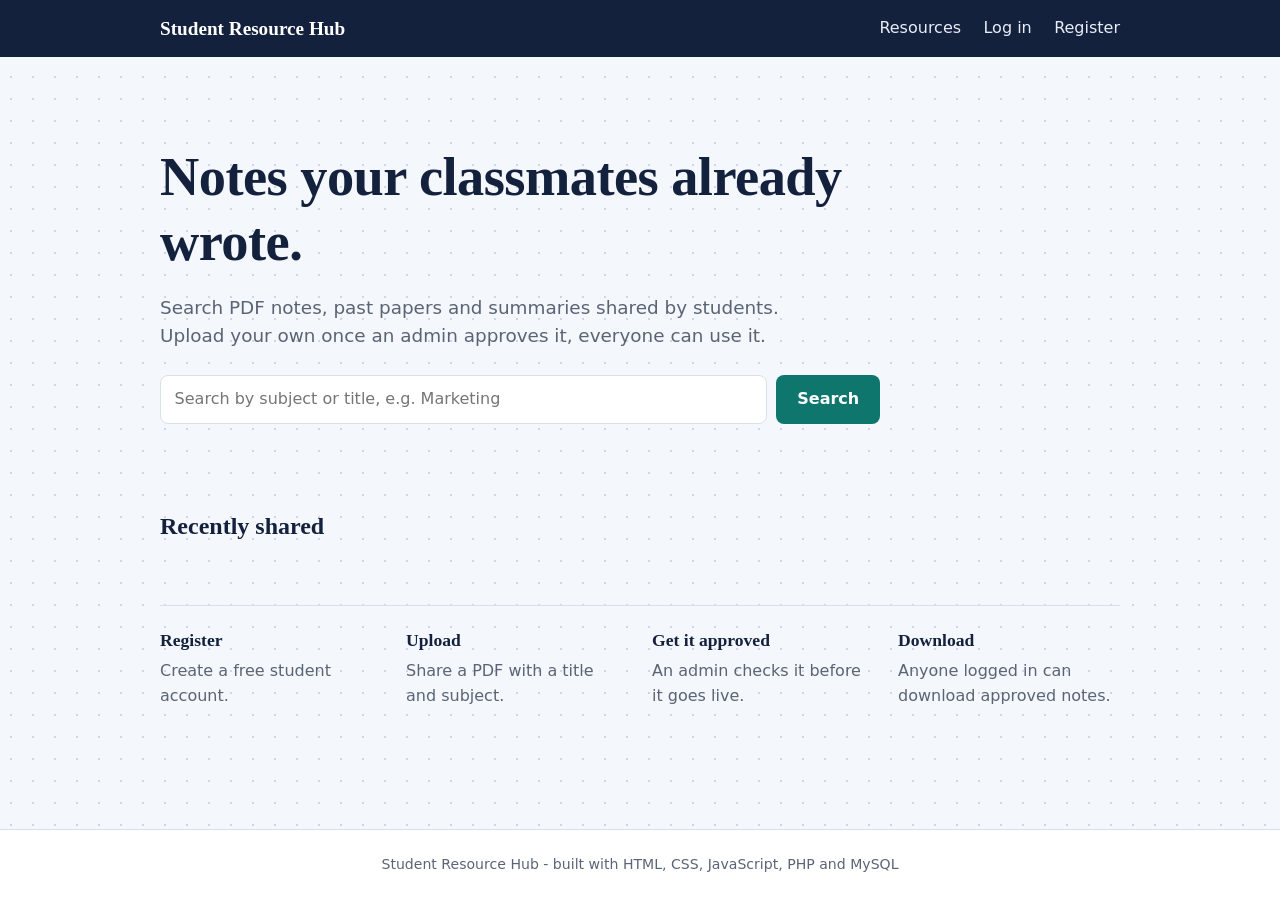
<file: index.html>
<!DOCTYPE html>
<html lang="en">
<head>
  <meta charset="UTF-8">
  <meta name="viewport" content="width=device-width, initial-scale=1">
  <title>Home | Student Resource Hub</title>
  <link rel="stylesheet" href="css/style.css">
</head>
<body data-page="home">
  <header class="site-header"><nav id="nav" class="nav"></nav></header>
  <main class="wrap">
    <section class="hero">
      <h1>Notes your classmates already wrote.</h1>
      <p class="lead">Search PDF notes, past papers and summaries shared by students. Upload your own once an admin approves it, everyone can use it.</p>
      <form id="heroSearch" class="search-row">
        <input type="search" name="q" placeholder="Search by subject or title, e.g. Marketing" aria-label="Search resources">
        <button type="submit" class="btn">Search</button>
      </form>
      <div id="stats" class="stats"></div>
    </section>

    <section>
      <h2>Recently shared</h2>
      <div id="recent" class="grid"></div>
    </section>

    <section class="steps">
      <div><h3>Register</h3><p>Create a free student account.</p></div>
      <div><h3>Upload</h3><p>Share a PDF with a title and subject.</p></div>
      <div><h3>Get it approved</h3><p>An admin checks it before it goes live.</p></div>
      <div><h3>Download</h3><p>Anyone logged in can download approved notes.</p></div>
    </section>
  </main>
  <script src="js/script.js"></script>
</body>
</html>
</file>
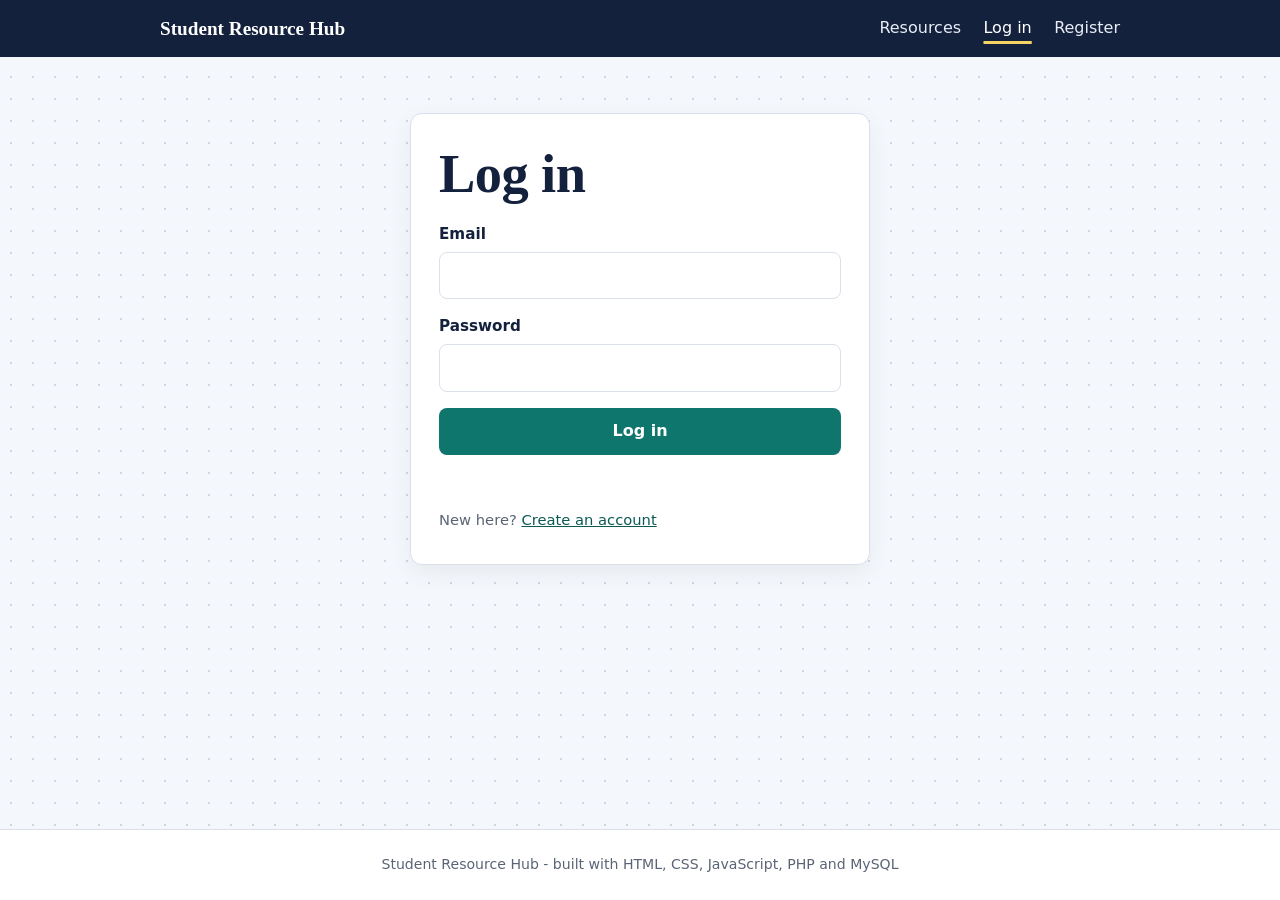
<file: dashboard.html>
<!DOCTYPE html>
<html lang="en">
<head>
  <meta charset="UTF-8">
  <meta name="viewport" content="width=device-width, initial-scale=1">
  <title>Dashboard | Student Resource Hub</title>
  <link rel="stylesheet" href="css/style.css">
</head>
<body data-page="dashboard">
  <header class="site-header"><nav id="nav" class="nav"></nav></header>
  <main class="wrap">
    <h1 id="welcome">Dashboard</h1>

    <section id="adminBox" hidden>
      <h2>Pending approval</h2>
      <p id="msg" class="msg" role="status"></p>
      <div id="pendingList" class="grid"></div>
    </section>

    <h2>My uploads</h2>
    <div id="list" class="grid"></div>
  </main>
  <script src="js/script.js"></script>
</body>
</html>
</file>
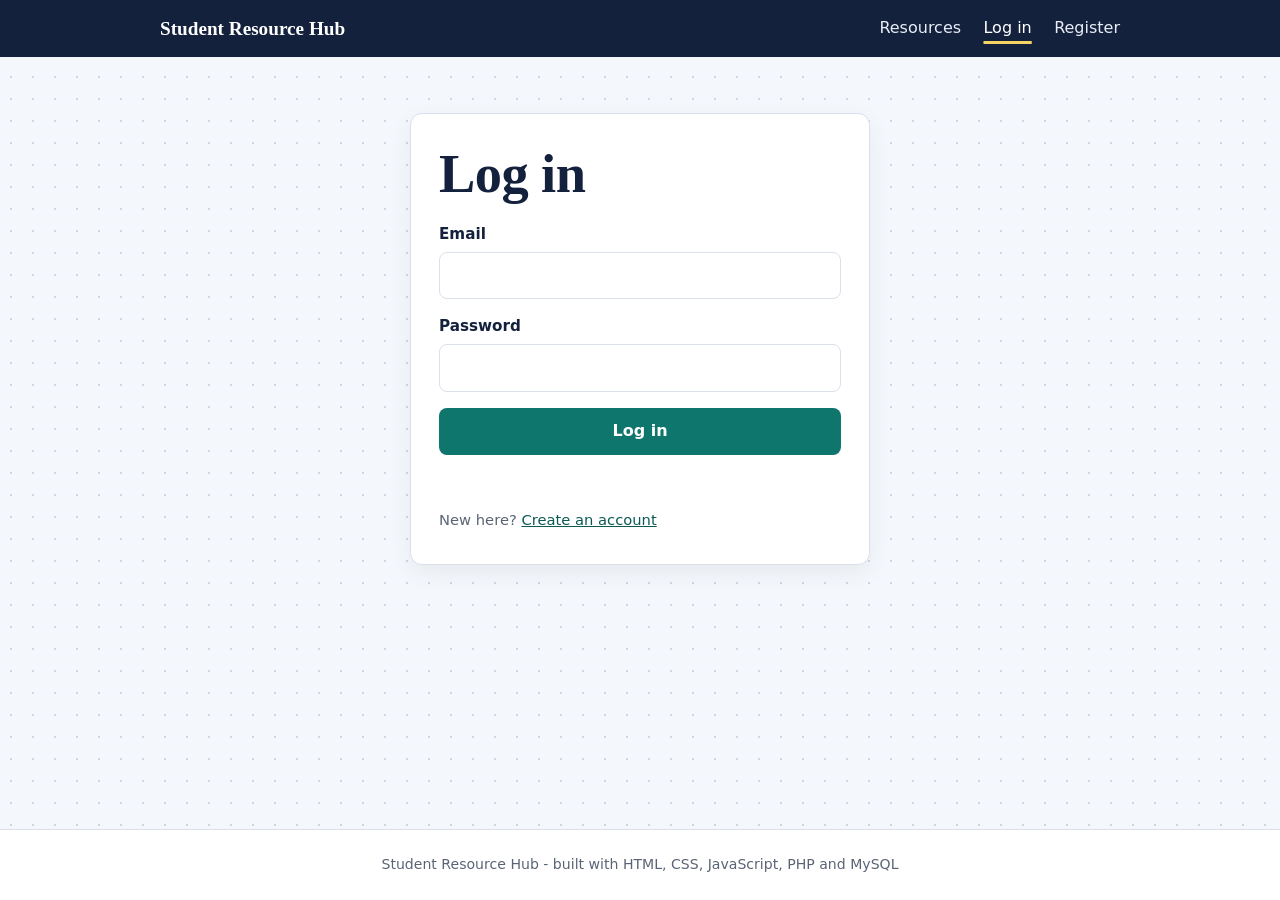
<file: login.html>
<!DOCTYPE html>
<html lang="en">
<head>
  <meta charset="UTF-8">
  <meta name="viewport" content="width=device-width, initial-scale=1">
  <title>Log in | Student Resource Hub</title>
  <link rel="stylesheet" href="css/style.css">
</head>
<body data-page="login">
  <header class="site-header"><nav id="nav" class="nav"></nav></header>
  <main class="wrap">
    <section class="card narrow">
      <h1>Log in</h1>
      <form id="loginForm" class="form">
        <label>Email <input type="email" name="email" required></label>
        <label>Password <input type="password" name="password" required></label>
        <button type="submit" class="btn">Log in</button>
        <p id="msg" class="msg" role="status"></p>
      </form>
      <p class="hint">New here? <a href="register.html">Create an account</a></p>
    </section>
  </main>
  <script src="js/script.js"></script>
</body>
</html>
</file>
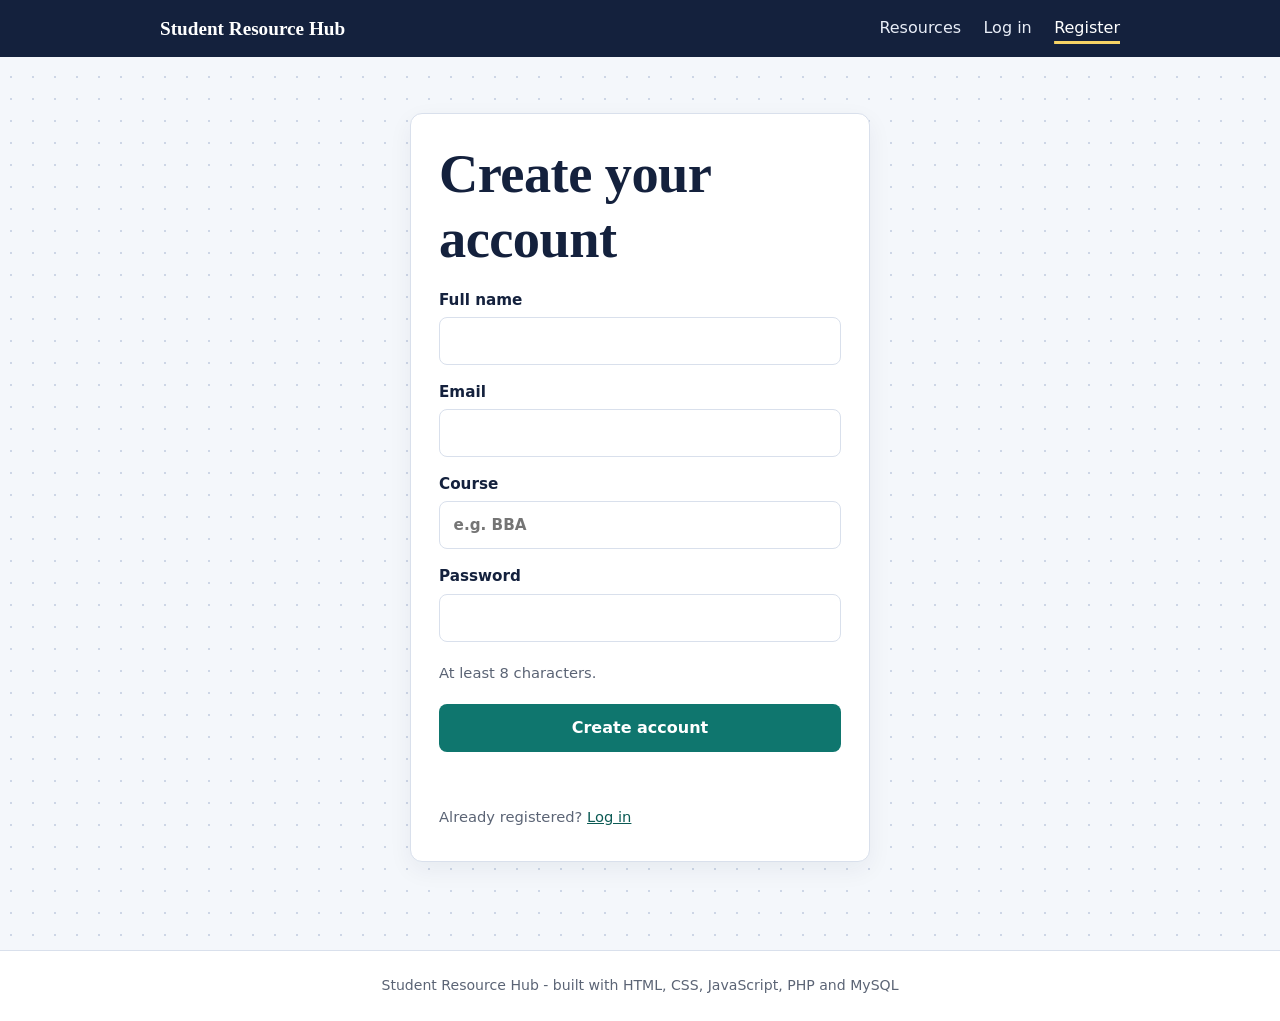
<file: register.html>
<!DOCTYPE html>
<html lang="en">
<head>
  <meta charset="UTF-8">
  <meta name="viewport" content="width=device-width, initial-scale=1">
  <title>Register | Student Resource Hub</title>
  <link rel="stylesheet" href="css/style.css">
</head>
<body data-page="register">
  <header class="site-header"><nav id="nav" class="nav"></nav></header>
  <main class="wrap">
    <section class="card narrow">
      <h1>Create your account</h1>
      <form id="registerForm" class="form">
        <label>Full name <input type="text" name="name" required></label>
        <label>Email <input type="email" name="email" required></label>
        <label>Course <input type="text" name="course" placeholder="e.g. BBA"></label>
        <label>Password <input type="password" name="password" minlength="8" required></label>
        <p class="hint">At least 8 characters.</p>
        <button type="submit" class="btn">Create account</button>
        <p id="msg" class="msg" role="status"></p>
      </form>
      <p class="hint">Already registered? <a href="login.html">Log in</a></p>
    </section>
  </main>
  <script src="js/script.js"></script>
</body>
</html>
</file>
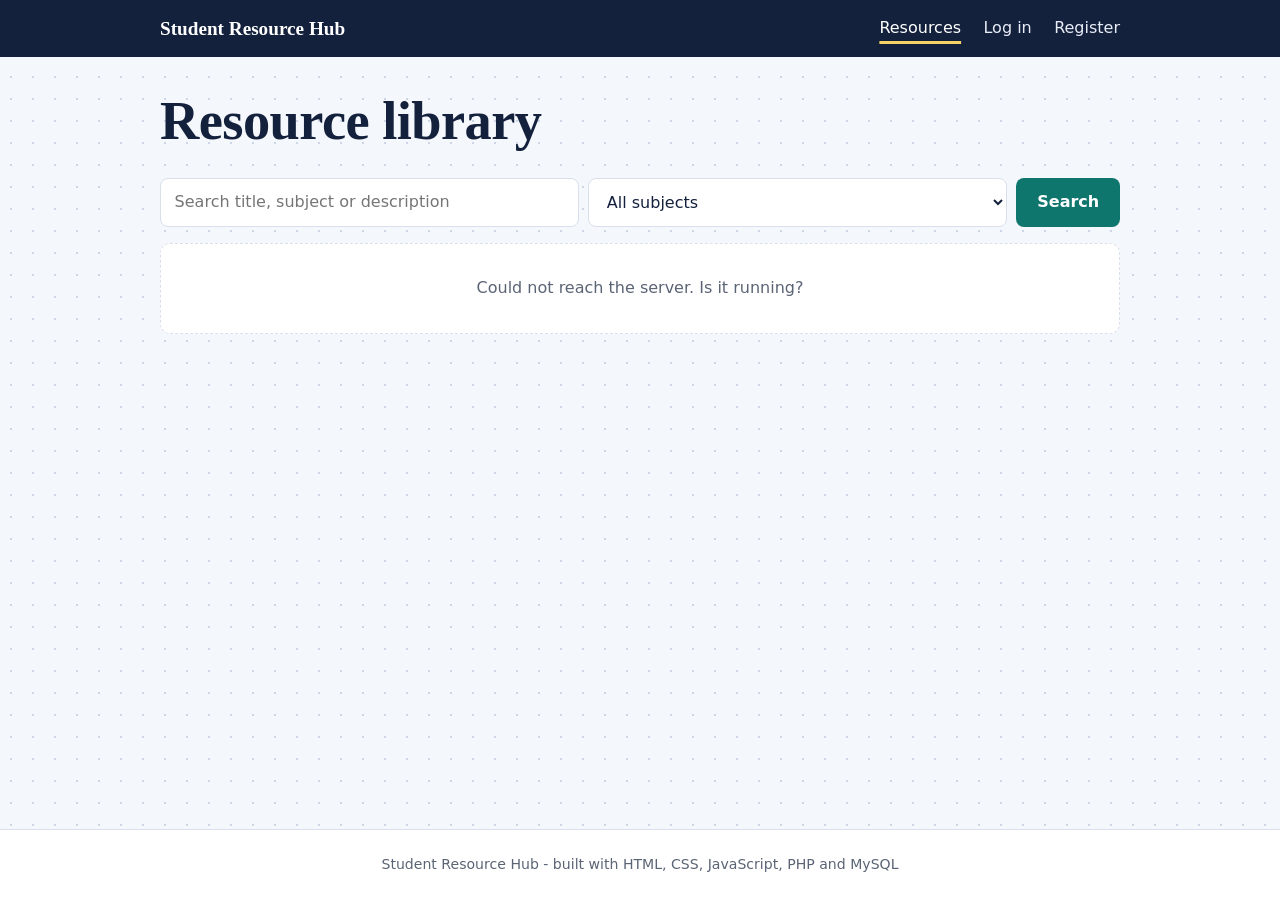
<file: resources.html>
<!DOCTYPE html>
<html lang="en">
<head>
  <meta charset="UTF-8">
  <meta name="viewport" content="width=device-width, initial-scale=1">
  <title>Resources | Student Resource Hub</title>
  <link rel="stylesheet" href="css/style.css">
</head>
<body data-page="resources">
  <header class="site-header"><nav id="nav" class="nav"></nav></header>
  <main class="wrap">
    <h1>Resource library</h1>
    <form id="searchForm" class="search-row">
      <input type="search" name="q" placeholder="Search title, subject or description" aria-label="Search resources">
      <select name="subject" aria-label="Filter by subject"><option value="">All subjects</option></select>
      <button type="submit" class="btn">Search</button>
    </form>
    <p id="count" class="hint"></p>
    <div id="list" class="grid"></div>
  </main>
  <script src="js/script.js"></script>
</body>
</html>
</file>
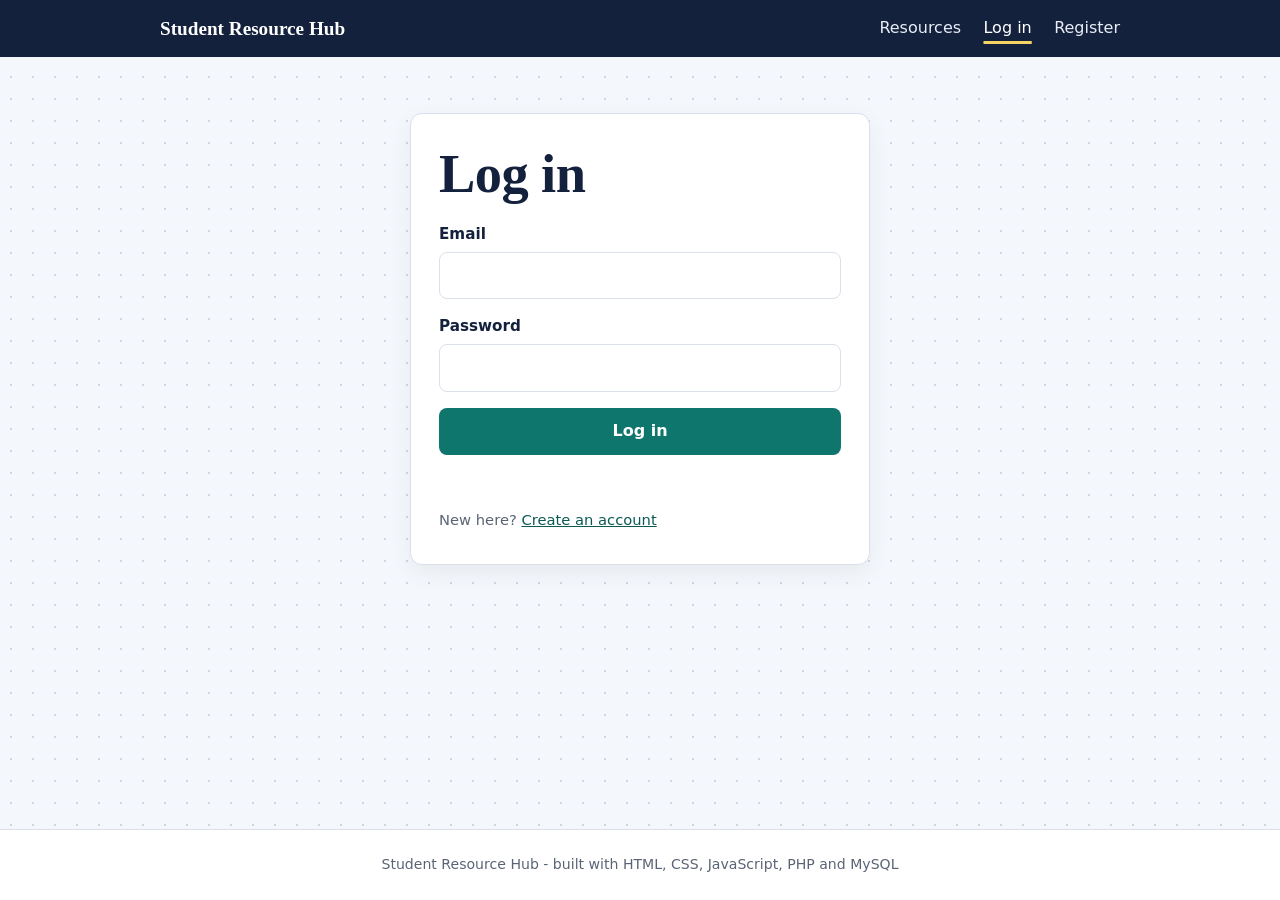
<file: upload.html>
<!DOCTYPE html>
<html lang="en">
<head>
  <meta charset="UTF-8">
  <meta name="viewport" content="width=device-width, initial-scale=1">
  <title>Upload | Student Resource Hub</title>
  <link rel="stylesheet" href="css/style.css">
</head>
<body data-page="upload">
  <header class="site-header"><nav id="nav" class="nav"></nav></header>
  <main class="wrap">
    <section class="card narrow">
      <h1>Upload a resource</h1>
      <form id="uploadForm" class="form">
        <label>Title <input type="text" name="title" maxlength="150" required></label>
        <label>Subject <input type="text" name="subject" maxlength="100" placeholder="e.g. Marketing" required></label>
        <label>Description <textarea name="description" rows="3"></textarea></label>
        <label>PDF file (max 10 MB) <input type="file" name="file" accept="application/pdf,.pdf" required></label>
        <button type="submit" class="btn">Upload</button>
        <p id="msg" class="msg" role="status"></p>
      </form>
    </section>
  </main>
  <script src="js/script.js"></script>
</body>
</html>
</file>
<file: css/style.css>
:root {
  --ink: #14213d;
  --muted: #5b6475;
  --paper: #f4f7fb;
  --card: #ffffff;
  --line: #d9e0ec;
  --accent: #0f766e;
  --accent-dark: #0b5a54;
  --mark: #f6d365;
  --bad: #b42318;
  --good: #067647;
}
* { box-sizing: border-box; }
body {
  margin: 0;
  min-height: 100vh;
  display: flex;
  flex-direction: column;
  font-family: system-ui, -apple-system, "Segoe UI", sans-serif;
  color: var(--ink);
  background-color: var(--paper);
  background-image: radial-gradient(#cdd6e6 1px, transparent 1px);
  background-size: 22px 22px;
  line-height: 1.55;
}
h1, h2, h3 { font-family: Georgia, "Times New Roman", serif; line-height: 1.2; margin: 0 0 .5rem; }
h1 { font-size: clamp(2.1rem, 5vw, 3.4rem); letter-spacing: -0.01em; }
h2 { font-size: 1.5rem; margin-top: 2.5rem; }
a { color: var(--accent-dark); }
:focus-visible { outline: 3px solid var(--mark); outline-offset: 2px; }

/* ---------- Menu ---------- */
.site-header { background: var(--ink); position: sticky; top: 0; z-index: 10; }
.nav { max-width: 1000px; margin: 0 auto; padding: .85rem 1.25rem; display: flex; align-items: center; gap: 1.4rem; flex-wrap: wrap; }
.nav a, .nav button { color: #e8edf7; text-decoration: none; background: none; border: 0; font: inherit; cursor: pointer; padding: 0; }
.nav a:hover, .nav button:hover { color: #fff; }
.nav a[aria-current="page"] { color: #fff; text-decoration: underline; text-decoration-color: var(--mark); text-decoration-thickness: 3px; text-underline-offset: 8px; }
.nav .brand { font-family: Georgia, serif; font-weight: 700; font-size: 1.2rem; color: #fff; margin-right: auto; }

/* ---------- Layout ---------- */
.wrap { width: 100%; max-width: 1000px; margin: 0 auto; flex: 1; padding: 2rem 1.25rem 4rem; }
.hero { padding: 3.5rem 0 1.5rem; max-width: 720px; }
.lead { font-size: 1.15rem; color: var(--muted); max-width: 58ch; }
.stats { display: flex; gap: 2rem; flex-wrap: wrap; margin: 1.5rem 0 0; color: var(--muted); }
.stats strong { display: block; font-family: Georgia, serif; font-size: 2rem; color: var(--ink); line-height: 1.1; }

/* ---------- Forms ---------- */
.search-row { display: flex; gap: .6rem; flex-wrap: wrap; margin: 1.5rem 0 .5rem; }
.search-row input, .search-row select { flex: 1 1 220px; width: auto; }
input, select, textarea {
  font: inherit; padding: .7rem .85rem; border: 1px solid var(--line);
  border-radius: 8px; background: #fff; color: var(--ink); width: 100%;
  transition: border-color .15s, box-shadow .15s;
}
input:focus, select:focus, textarea:focus { outline: none; border-color: var(--accent); box-shadow: 0 0 0 3px rgba(15,118,110,.18); }

.btn {
  font: inherit; font-weight: 600; background: var(--accent); color: #fff; border: 0;
  padding: .7rem 1.3rem; border-radius: 8px; cursor: pointer; text-decoration: none; display: inline-block;
  transition: background .15s;
}
.btn:hover { background: var(--accent-dark); }
.btn.secondary { background: #fff; color: var(--ink); border: 1px solid var(--line); }
.btn.secondary:hover { background: var(--paper); }
.btn.danger { background: var(--bad); }

.card { background: var(--card); border: 1px solid var(--line); border-radius: 12px; padding: 1.75rem; box-shadow: 0 8px 24px rgba(20,33,61,.06); }
.narrow { max-width: 460px; margin: 1.5rem auto; }
.form { display: grid; gap: 1rem; margin: 1rem 0; }
.form label { display: grid; gap: .3rem; font-weight: 600; font-size: .95rem; }
.form input[type="file"] { padding: .55rem; }

.msg { margin: 0; min-height: 1.4em; font-weight: 600; }
.msg.ok { color: var(--good); }
.msg.err { color: var(--bad); }
.hint { color: var(--muted); font-size: .92rem; margin: .25rem 0; }

/* ---------- Resource cards ---------- */
.grid { display: grid; grid-template-columns: repeat(auto-fill, minmax(290px, 1fr)); gap: 1.1rem; margin-top: 1rem; }
.res {
  --h: 200;
  background: var(--card);
  border: 1px solid var(--line);
  border-top: 5px solid hsl(var(--h) 60% 42%);
  border-radius: 10px;
  padding: 1.1rem 1.15rem;
  display: flex; flex-direction: column; gap: .5rem;
  transition: box-shadow .2s, border-color .2s;
}
.res:hover { box-shadow: 0 10px 26px rgba(20,33,61,.12); border-color: hsl(var(--h) 40% 70%); border-top-color: hsl(var(--h) 60% 42%); }
.res h3 { font-size: 1.2rem; margin: 0; }
.res p { margin: 0; color: var(--muted); font-size: .95rem; }
.res .meta { font-size: .85rem; }
.res .actions { margin-top: auto; display: flex; gap: .5rem; flex-wrap: wrap; padding-top: .6rem; }
.tag {
  align-self: flex-start; font-size: .82rem; font-weight: 700; padding: .12rem .65rem; border-radius: 999px;
  background: hsl(var(--h) 80% 91%); color: hsl(var(--h) 60% 24%);
}
.status { align-self: flex-start; font-size: .82rem; font-weight: 600; padding: .1rem .65rem; border-radius: 999px; border: 1px solid var(--line); }
.status.pending { color: #8a5a00; border-color: #e0b14a; background: #fff8e6; }
.status.approved { color: var(--good); border-color: #7fcba0; background: #ecfaf1; }
.status.rejected { color: var(--bad); border-color: #e8a6a0; background: #fdf0ef; }
.empty {
  grid-column: 1 / -1; text-align: center; color: var(--muted);
  background: #fff; border: 1.5px dashed var(--line); border-radius: 10px; padding: 2rem 1rem; margin: 0;
}

/* ---------- Home: how it works ---------- */
.steps { display: grid; grid-template-columns: repeat(auto-fit, minmax(210px, 1fr)); gap: 1.5rem; margin-top: 3rem; border-top: 1px solid var(--line); padding-top: 1.5rem; }
.steps h3 { font-size: 1.1rem; }
.steps p { margin: 0; color: var(--muted); }

/* ---------- Footer ---------- */
.site-footer { text-align: center; padding: 1.5rem 1rem; font-size: .88rem; color: var(--muted); border-top: 1px solid var(--line); background: #fff; }

@media (max-width: 600px) {
  .hero { padding-top: 2rem; }
  .nav { gap: 1rem; }
}
@media (prefers-reduced-motion: reduce) { * { transition: none !important; animation: none !important; } }
</file>
